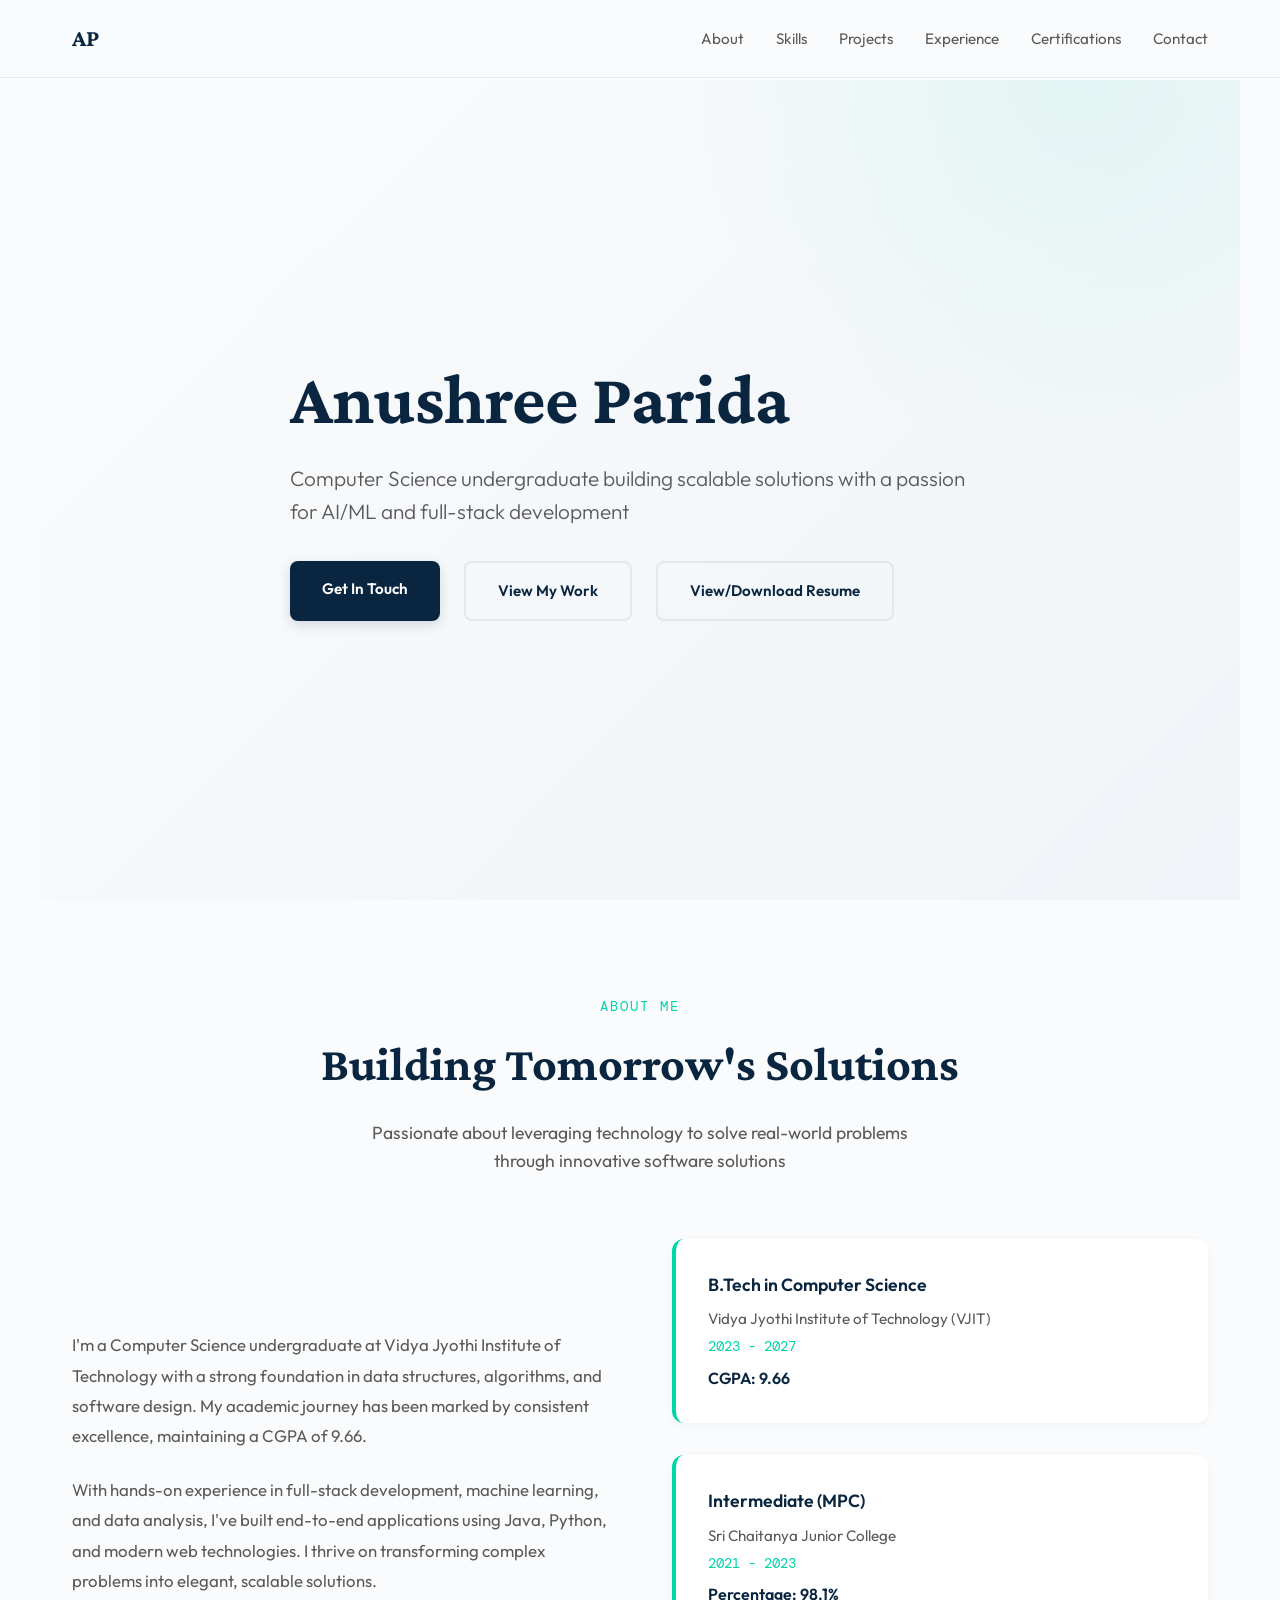
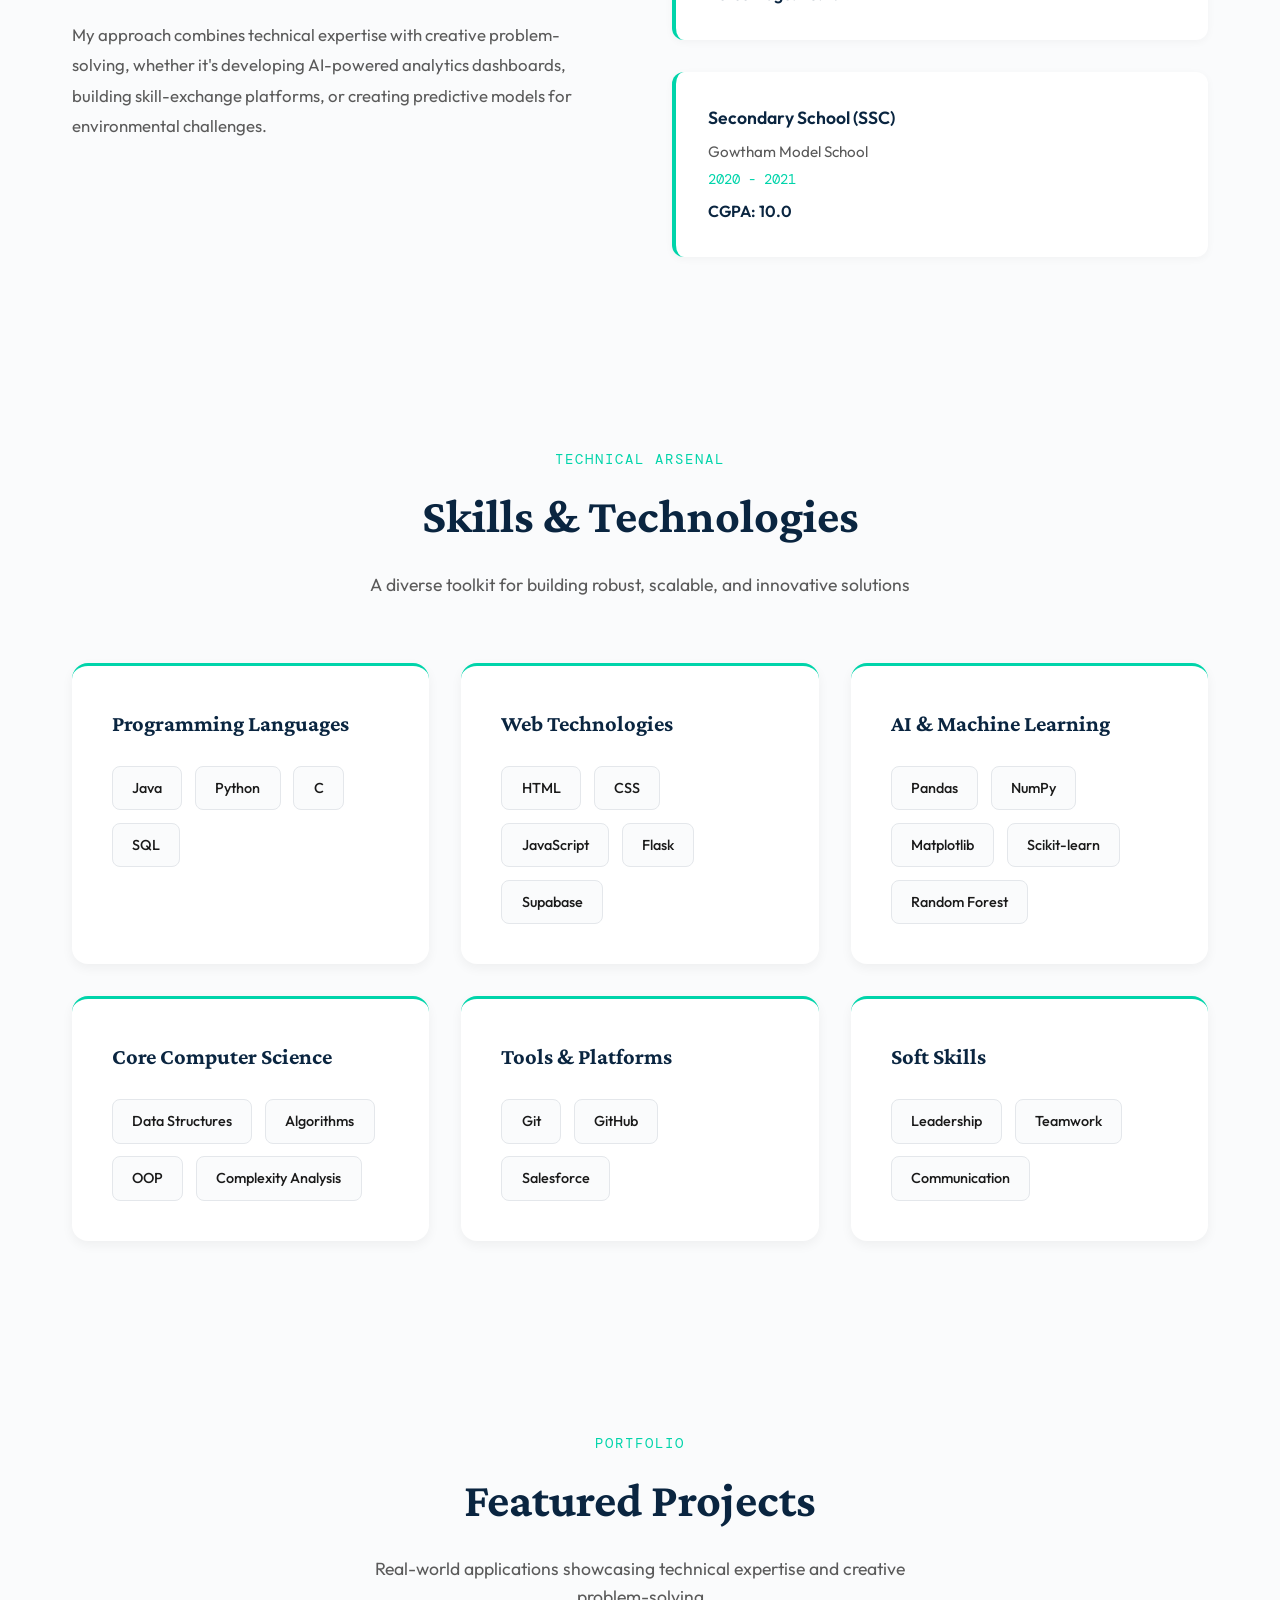
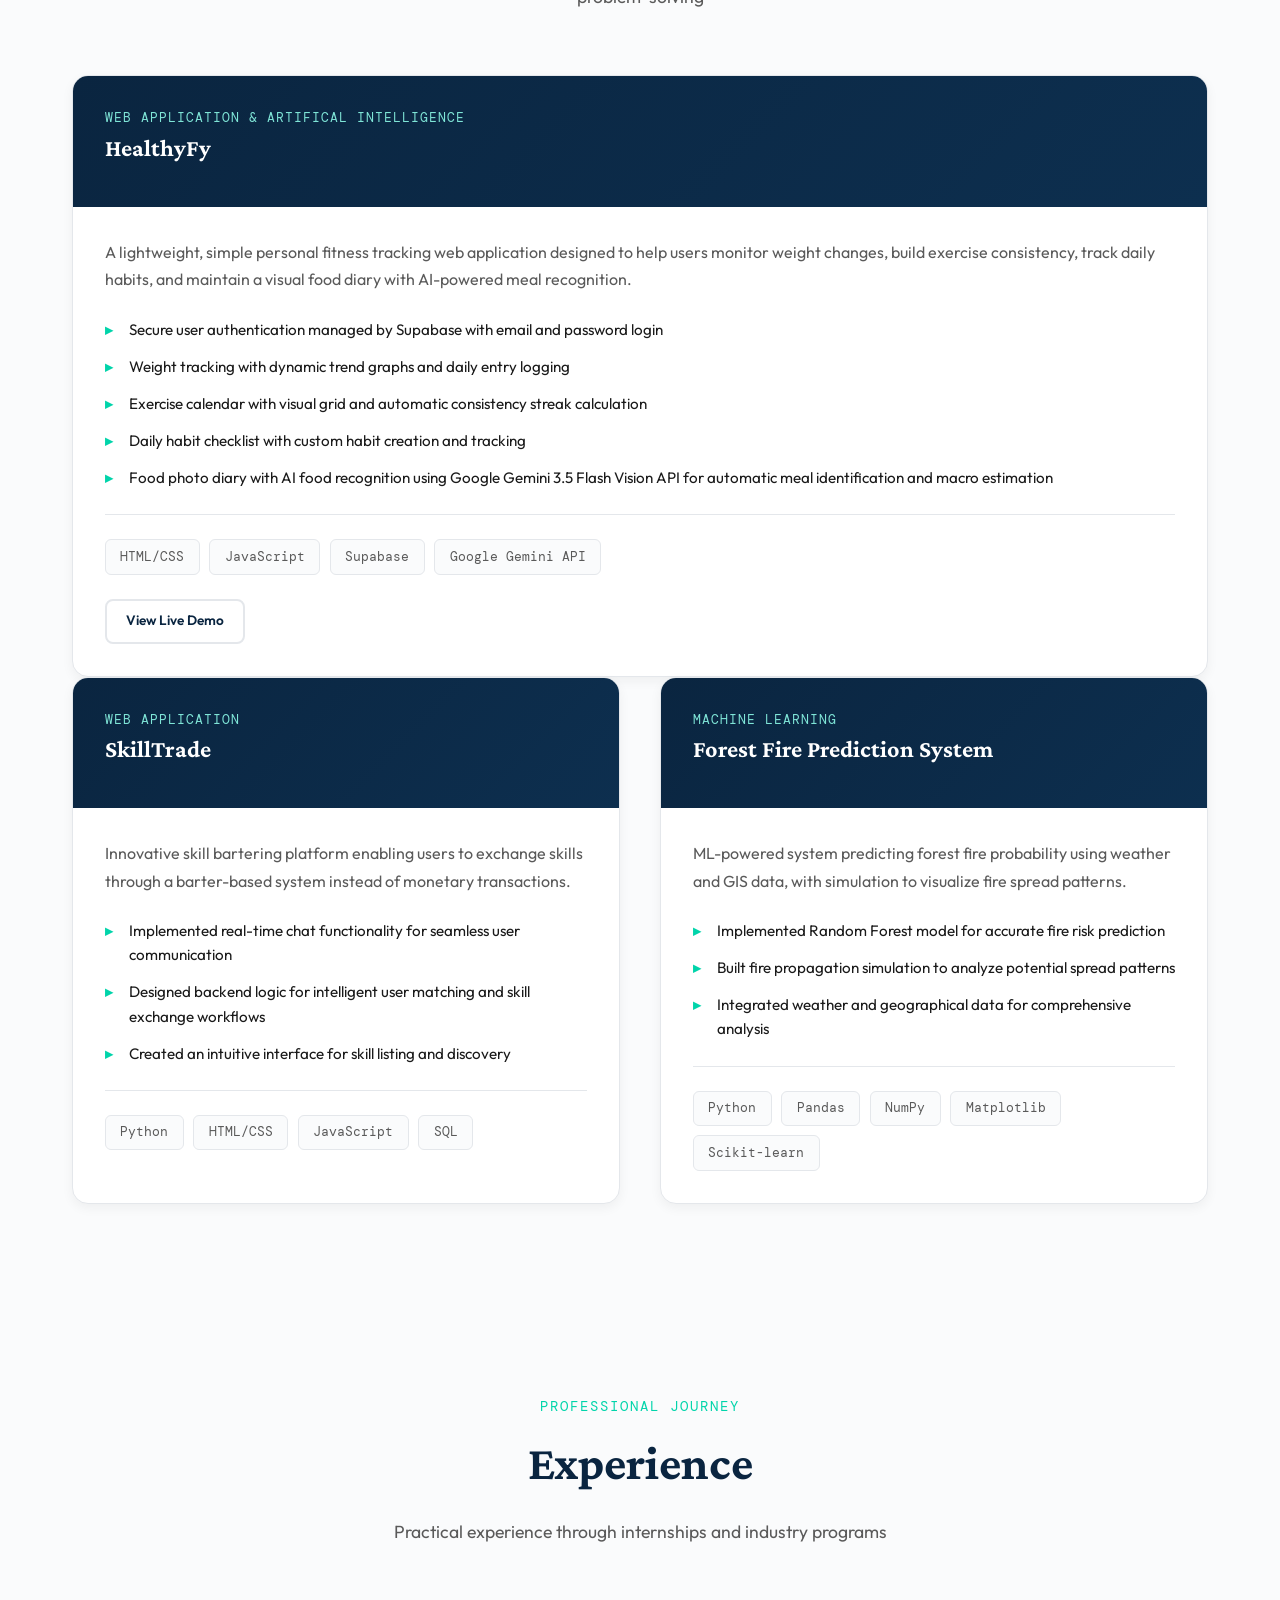
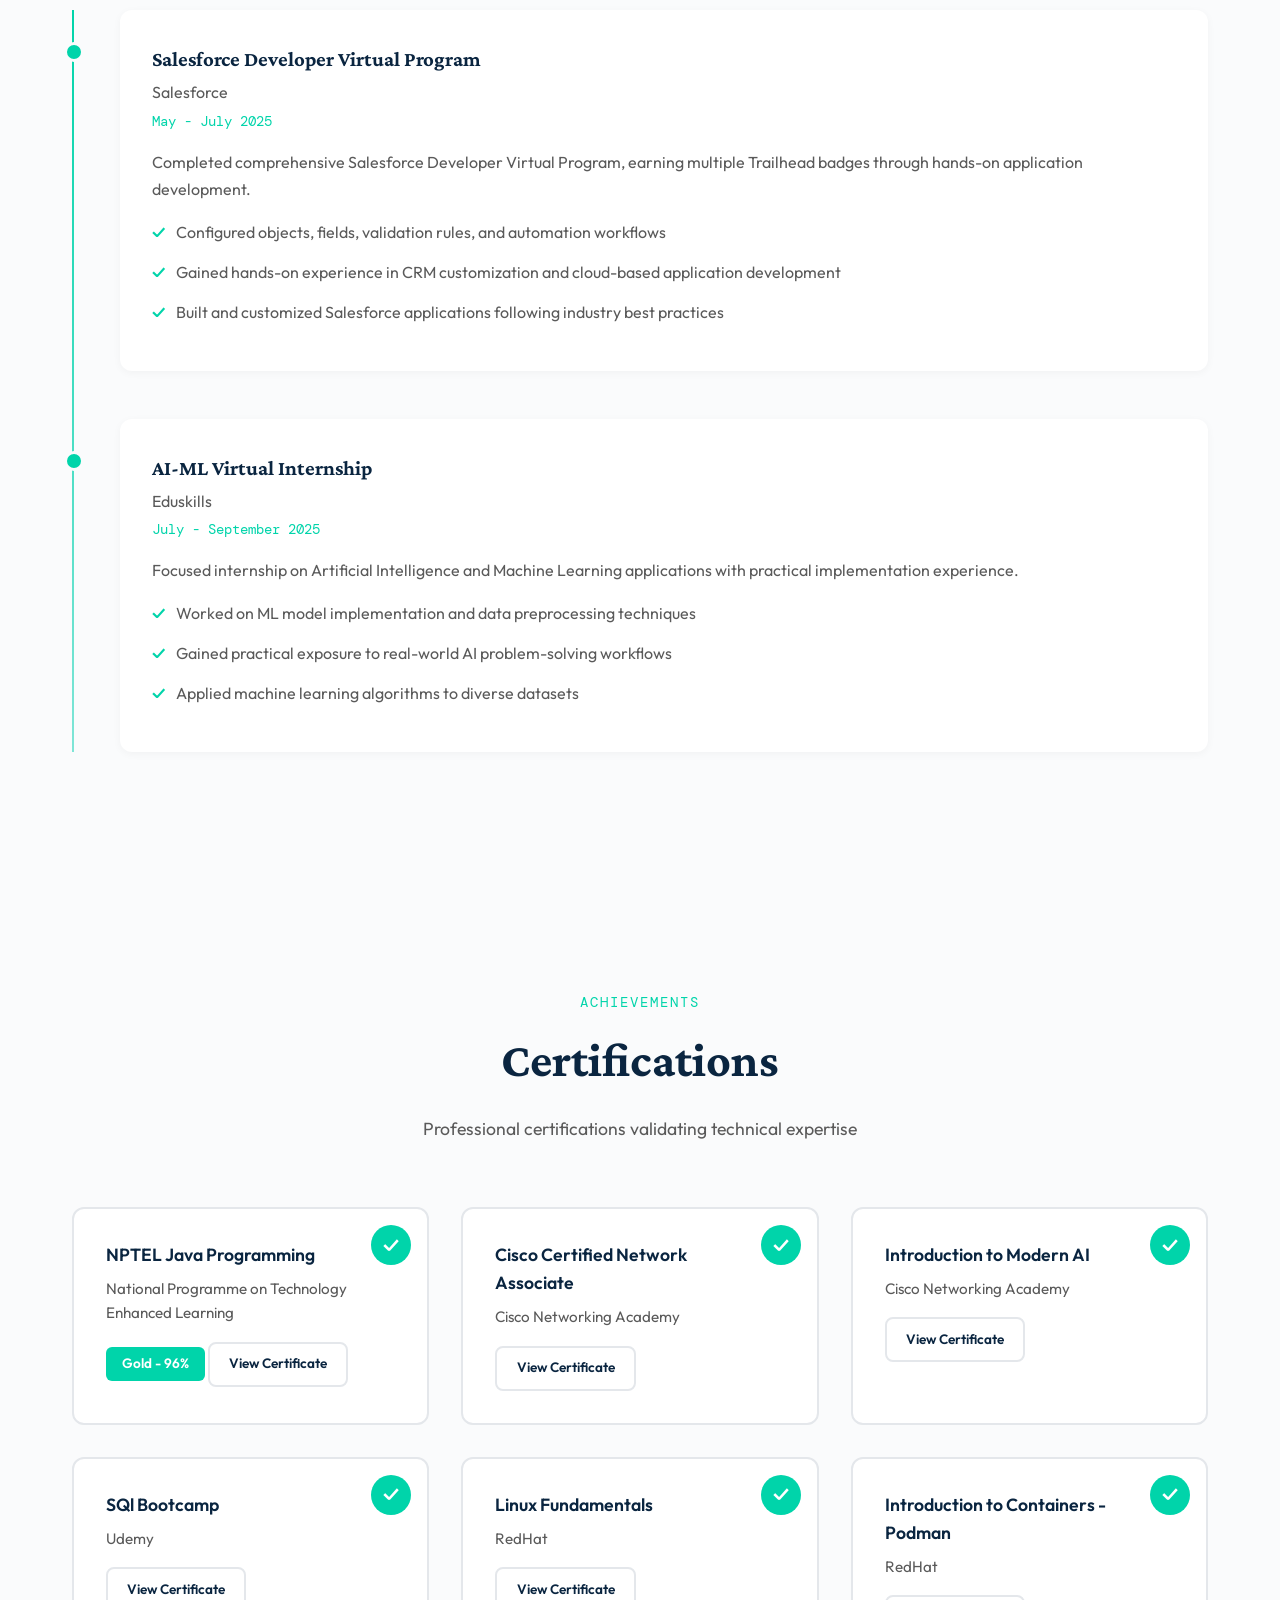
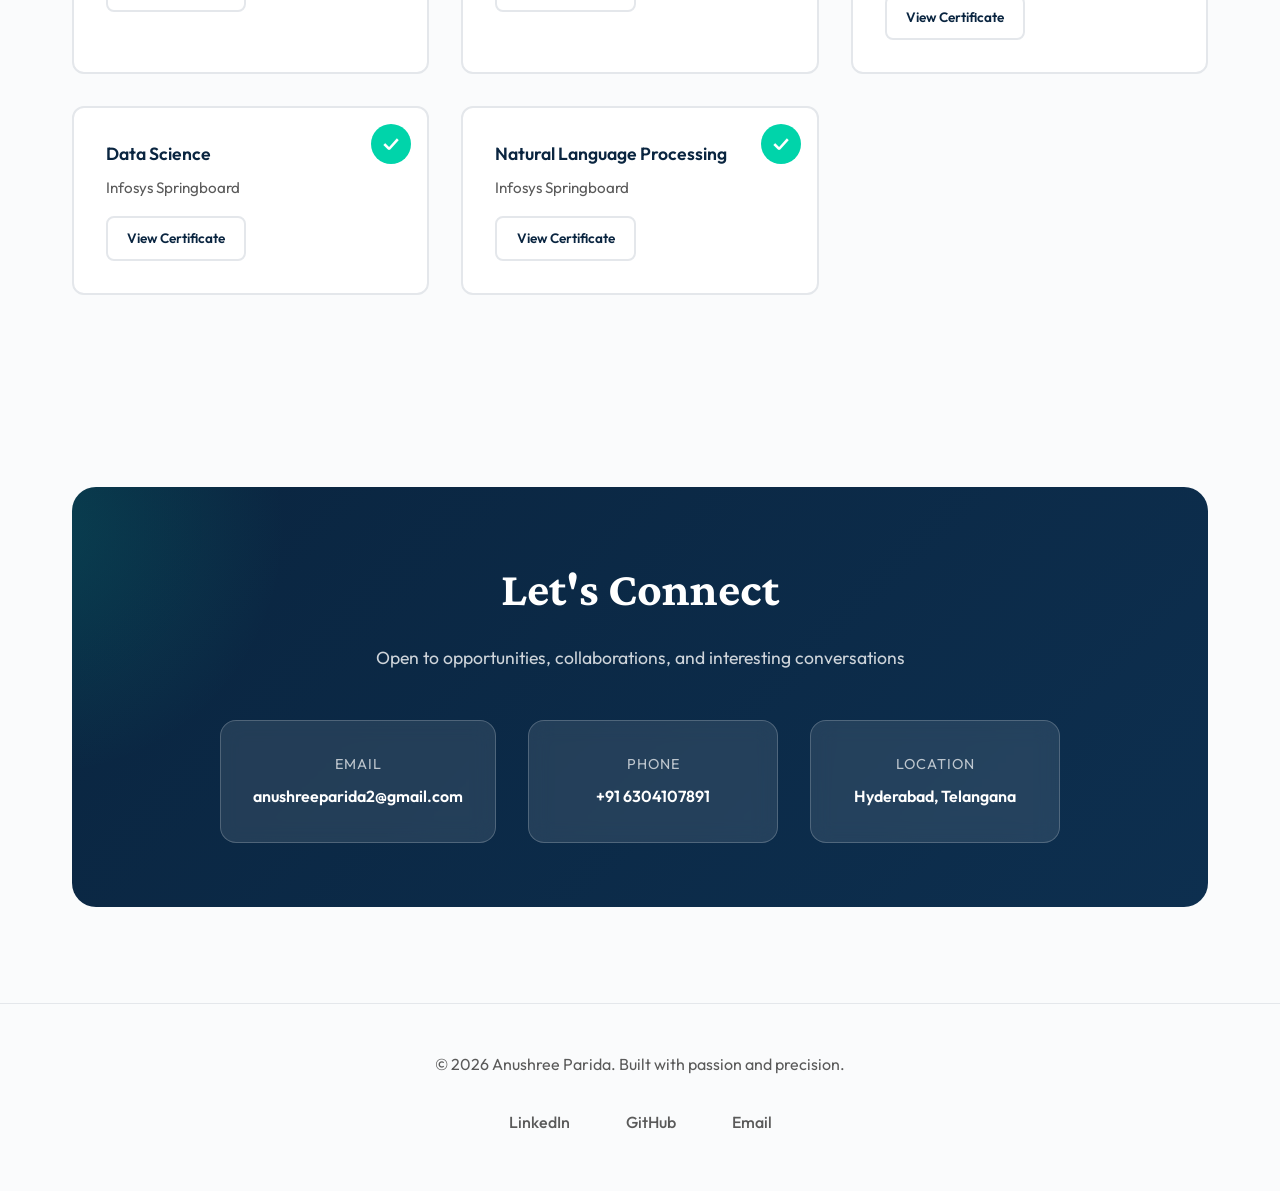
<file: index.html>
<!DOCTYPE html>
<html lang="en">
<head>
    <meta charset="UTF-8">
    <meta name="viewport" content="width=device-width, initial-scale=1.0">
    <title>Anushree Parida | Software Developer</title>
    <link rel="preconnect" href="https://fonts.googleapis.com">
    <link rel="preconnect" href="https://fonts.gstatic.com" crossorigin>
    <link href="https://fonts.googleapis.com/css2?family=Crimson+Pro:wght@400;600;700&family=DM+Mono:wght@400;500&family=Outfit:wght@300;400;600;700&display=swap" rel="stylesheet">
    <link rel="stylesheet" href="style.css">
</head>
<body>
    <!-- Navigation -->
    <nav>
        <div class="nav-container">
            <div class="logo">AP</div>
            <ul class="nav-links">
                <li><a href="#about">About</a></li>
                <li><a href="#skills">Skills</a></li>
                <li><a href="#projects">Projects</a></li>
                <li><a href="#experience">Experience</a></li>
                <li><a href="#certifications">Certifications</a></li>
                <li><a href="#contact">Contact</a></li>
            </ul>
        </div>
    </nav>

    <!-- Hero Section -->
    <section class="hero">
        <div class="hero-container">
            <div class="hero-content">
                <h1>Anushree Parida</h1>
                <p class="subtitle">Computer Science undergraduate building scalable solutions with a passion for AI/ML and full-stack development</p>

                <div class="cta-buttons">
                    <a href="#contact" class="btn btn-primary">Get In Touch</a>
                    <a href="#projects" class="btn btn-secondary">View My Work</a>
                    <a href="Hyderabad_Software_Resume.pdf" class="btn btn-secondary" target="_blank">View/Download Resume</a>
                </div>
            </div>
        </div>
    </section>

    <!-- About Section -->
    <section id="about">
        <div class="section-header">
            <div class="section-tag">About Me</div>
            <h2 class="section-title">Building Tomorrow's Solutions</h2>
            <p class="section-description">Passionate about leveraging technology to solve real-world problems through innovative software solutions</p>
        </div>

        <div class="about-content">
            <div class="about-text">
                <p>I'm a Computer Science undergraduate at Vidya Jyothi Institute of Technology with a strong foundation in data structures, algorithms, and software design. My academic journey has been marked by consistent excellence, maintaining a CGPA of 9.66.</p>
                
                <p>With hands-on experience in full-stack development, machine learning, and data analysis, I've built end-to-end applications using Java, Python, and modern web technologies. I thrive on transforming complex problems into elegant, scalable solutions.</p>
                
                <p>My approach combines technical expertise with creative problem-solving, whether it's developing AI-powered analytics dashboards, building skill-exchange platforms, or creating predictive models for environmental challenges.</p>
            </div>

            <div class="education-list">
                <div class="education-item">
                    <div class="education-degree">B.Tech in Computer Science</div>
                    <div class="education-school">Vidya Jyothi Institute of Technology (VJIT)</div>
                    <div class="education-year">2023 - 2027</div>
                    <div class="education-score">CGPA: 9.66</div>
                </div>

                <div class="education-item">
                    <div class="education-degree">Intermediate (MPC)</div>
                    <div class="education-school">Sri Chaitanya Junior College</div>
                    <div class="education-year">2021 - 2023</div>
                    <div class="education-score">Percentage: 98.1%</div>
                </div>

                <div class="education-item">
                    <div class="education-degree">Secondary School (SSC)</div>
                    <div class="education-school">Gowtham Model School</div>
                    <div class="education-year">2020 - 2021</div>
                    <div class="education-score">CGPA: 10.0</div>
                </div>
            </div>
        </div>
    </section>

    <!-- Skills Section -->
    <section id="skills">
        <div class="section-header">
            <div class="section-tag">Technical Arsenal</div>
            <h2 class="section-title">Skills & Technologies</h2>
            <p class="section-description">A diverse toolkit for building robust, scalable, and innovative solutions</p>
        </div>

        <div class="skills-grid">
            <div class="skill-category">
                <h3>Programming Languages</h3>
                <div class="skill-tags">
                    <span class="skill-tag">Java</span>
                    <span class="skill-tag">Python</span>
                    <span class="skill-tag">C</span>
                    <span class="skill-tag">SQL</span>
                </div>
            </div>

            <div class="skill-category">
                <h3>Web Technologies</h3>
                <div class="skill-tags">
                    <span class="skill-tag">HTML</span>
                    <span class="skill-tag">CSS</span>
                    <span class="skill-tag">JavaScript</span>
                    <span class="skill-tag">Flask</span>
                    <span class="skill-tag">Supabase</span>
                </div>
            </div>

            <div class="skill-category">
                <h3>AI & Machine Learning</h3>
                <div class="skill-tags">
                    <span class="skill-tag">Pandas</span>
                    <span class="skill-tag">NumPy</span>
                    <span class="skill-tag">Matplotlib</span>
                    <span class="skill-tag">Scikit-learn</span>
                    <span class="skill-tag">Random Forest</span>
                </div>
            </div>

            <div class="skill-category">
                <h3>Core Computer Science</h3>
                <div class="skill-tags">
                    <span class="skill-tag">Data Structures</span>
                    <span class="skill-tag">Algorithms</span>
                    <span class="skill-tag">OOP</span>
                    <span class="skill-tag">Complexity Analysis</span>
                </div>
            </div>

            <div class="skill-category">
                <h3>Tools & Platforms</h3>
                <div class="skill-tags">
                    <span class="skill-tag">Git</span>
                    <span class="skill-tag">GitHub</span>
                    <span class="skill-tag">Salesforce</span>
                </div>
            </div>

            <div class="skill-category">
                <h3>Soft Skills</h3>
                <div class="skill-tags">
                    <span class="skill-tag">Leadership</span>
                    <span class="skill-tag">Teamwork</span>
                    <span class="skill-tag">Communication</span>
                </div>
            </div>
        </div>
    </section>

    <!-- Projects Section -->
    <section id="projects">
        <div class="section-header">
            <div class="section-tag">Portfolio</div>
            <h2 class="section-title">Featured Projects</h2>
            <p class="section-description">Real-world applications showcasing technical expertise and creative problem-solving</p>
        </div>

        <div class="project-card">
                <div class="project-header">
                    <div class="project-type">Web Application & Artifical Intelligence </div>
                    <h3 class="project-title">HealthyFy</h3>
                </div>
                <div class="project-body">
                    <p class="project-description">A lightweight, simple personal fitness tracking web application designed to help users monitor weight changes, build exercise consistency, track daily habits, and maintain a visual food diary with AI-powered meal recognition.</p>
                    <ul class="project-highlights">
                        <li>Secure user authentication managed by Supabase with email and password login</li>
                        <li>Weight tracking with dynamic trend graphs and daily entry logging</li>
                        <li>Exercise calendar with visual grid and automatic consistency streak calculation</li>
                        <li>Daily habit checklist with custom habit creation and tracking</li>
                        <li>Food photo diary with AI food recognition using Google Gemini 3.5 Flash Vision API for automatic meal identification and macro estimation</li>
                    </ul>
                    <div class="project-tech">
                        <span class="tech-badge">HTML/CSS</span>
                        <span class="tech-badge">JavaScript</span>
                        <span class="tech-badge">Supabase</span>
                        <span class="tech-badge">Google Gemini API</span>
                    </div>
                    <a href="https://anushreeparida1.github.io/Healthyfy/login.html" target="_blank" class="btn btn-secondary" style="margin-top: 1.5rem; display: inline-block; padding: 0.6rem 1.2rem; font-size: 0.85rem;">View Live Demo</a>
                </div>
            </div>

        <div class="projects-grid">
            <div class="project-card">
                <div class="project-header">
                    <div class="project-type">Web Application</div>
                    <h3 class="project-title">SkillTrade</h3>
                </div>
                <div class="project-body">
                    <p class="project-description">Innovative skill bartering platform enabling users to exchange skills through a barter-based system instead of monetary transactions.</p>
                    <ul class="project-highlights">
                        <li>Implemented real-time chat functionality for seamless user communication</li>
                        <li>Designed backend logic for intelligent user matching and skill exchange workflows</li>
                        <li>Created an intuitive interface for skill listing and discovery</li>
                    </ul>
                    <div class="project-tech">
                        <span class="tech-badge">Python</span>
                        <span class="tech-badge">HTML/CSS</span>
                        <span class="tech-badge">JavaScript</span>
                        <span class="tech-badge">SQL</span>
                    </div>
                </div>
            </div>

            <div class="project-card">
                <div class="project-header">
                    <div class="project-type">Machine Learning</div>
                    <h3 class="project-title">Forest Fire Prediction System</h3>
                </div>
                <div class="project-body">
                    <p class="project-description">ML-powered system predicting forest fire probability using weather and GIS data, with simulation to visualize fire spread patterns.</p>
                    <ul class="project-highlights">
                        <li>Implemented Random Forest model for accurate fire risk prediction</li>
                        <li>Built fire propagation simulation to analyze potential spread patterns</li>
                        <li>Integrated weather and geographical data for comprehensive analysis</li>
                    </ul>
                    <div class="project-tech">
                        <span class="tech-badge">Python</span>
                        <span class="tech-badge">Pandas</span>
                        <span class="tech-badge">NumPy</span>
                        <span class="tech-badge">Matplotlib</span>
                        <span class="tech-badge">Scikit-learn</span>
                    </div>
                </div>
            </div>

        </div>
    </section>

    <!-- Experience Section -->
    <section id="experience">
        <div class="section-header">
            <div class="section-tag">Professional Journey</div>
            <h2 class="section-title">Experience</h2>
            <p class="section-description">Practical experience through internships and industry programs</p>
        </div>

        <div class="experience-timeline">
            <div class="experience-item">
                <div class="experience-header">
                    <div class="experience-role">Salesforce Developer Virtual Program</div>
                    <div class="experience-company">Salesforce</div>
                    <div class="experience-period">May - July 2025</div>
                </div>
                <div class="experience-description">
                    Completed comprehensive Salesforce Developer Virtual Program, earning multiple Trailhead badges through hands-on application development.
                    <ul>
                        <li>Configured objects, fields, validation rules, and automation workflows</li>
                        <li>Gained hands-on experience in CRM customization and cloud-based application development</li>
                        <li>Built and customized Salesforce applications following industry best practices</li>
                    </ul>
                </div>
            </div>

            <div class="experience-item">
                <div class="experience-header">
                    <div class="experience-role">AI-ML Virtual Internship</div>
                    <div class="experience-company">Eduskills</div>
                    <div class="experience-period">July - September 2025</div>
                </div>
                <div class="experience-description">
                    Focused internship on Artificial Intelligence and Machine Learning applications with practical implementation experience.
                    <ul>
                        <li>Worked on ML model implementation and data preprocessing techniques</li>
                        <li>Gained practical exposure to real-world AI problem-solving workflows</li>
                        <li>Applied machine learning algorithms to diverse datasets</li>
                    </ul>
                </div>
            </div>
        </div>
    </section>

    <!-- Certifications Section -->
    <section id="certifications">
        <div class="section-header">
            <div class="section-tag">Achievements</div>
            <h2 class="section-title">Certifications</h2>
            <p class="section-description">Professional certifications validating technical expertise</p>
        </div>

        <div class="certifications-grid">
            <div class="cert-card">
                <div class="cert-title">NPTEL Java Programming</div>
                <div class="cert-issuer">National Programme on Technology Enhanced Learning</div>
                <span class="cert-badge">Gold - 96%</span>
                <a href="Certificates/NPTEL_Programming_In_Java.pdf" class="btn btn-secondary" target="_blank" style="margin-top: 1rem; display: inline-block; padding: 0.6rem 1.2rem; font-size: 0.85rem;">View Certificate</a>
            </div>

            <div class="cert-card">
                <div class="cert-title">Cisco Certified Network Associate</div>
                <div class="cert-issuer">Cisco Networking Academy</div>
                <a href="Certificates/CCNA_Cisco.pdf" class="btn btn-secondary" target="_blank" style="margin-top: 1rem; display: inline-block; padding: 0.6rem 1.2rem; font-size: 0.85rem;">View Certificate</a>
            </div>

            <div class="cert-card">
                <div class="cert-title">Introduction to Modern AI</div>
                <div class="cert-issuer">Cisco Networking Academy</div>
                <a href="Certificates/cisco_introduction_to_modern_ai.pdf" class="btn btn-secondary" target="_blank" style="margin-top: 1rem; display: inline-block; padding: 0.6rem 1.2rem; font-size: 0.85rem;">View Certificate</a>
            </div>

            <div class="cert-card">
                <div class="cert-title">SQl Bootcamp</div>
                <div class="cert-issuer">Udemy</div>
                <a href="Certificates/SQL_Bootcamp.pdf" class="btn btn-secondary" target="_blank" style="margin-top: 1rem; display: inline-block; padding: 0.6rem 1.2rem; font-size: 0.85rem;">View Certificate</a>
            </div>

            <div class="cert-card">
                <div class="cert-title">Linux Fundamentals</div>
                <div class="cert-issuer">RedHat</div>
                <a href="Certificates/Linux_Fundamentals_RedHat.pdf" class="btn btn-secondary" target="_blank" style="margin-top: 1rem; display: inline-block; padding: 0.6rem 1.2rem; font-size: 0.85rem;">View Certificate</a>
            </div>

            <div class="cert-card">
                <div class="cert-title">Introduction to Containers - Podman</div>
                <div class="cert-issuer">RedHat</div>
                <a href="Certificates/Intoduction_to_Containers_Podman_RedHat.pdf" class="btn btn-secondary" target="_blank" style="margin-top: 1rem; display: inline-block; padding: 0.6rem 1.2rem; font-size: 0.85rem;">View Certificate</a>
            </div>

            <div class="cert-card">
                <div class="cert-title">Data Science</div>
                <div class="cert-issuer">Infosys Springboard</div>
                <a href="Certificates/springboard_infosys_DataScience.pdf" class="btn btn-secondary" target="_blank" style="margin-top: 1rem; display: inline-block; padding: 0.6rem 1.2rem; font-size: 0.85rem;">View Certificate</a>
            </div>

            <div class="cert-card"> 
                <div class="cert-title">Natural Language Processing</div>
                <div class="cert-issuer">Infosys Springboard</div>
                <a href="Certificates/Natural Language Processing(NLP).pdf" class="btn btn-secondary" target="_blank" style="margin-top: 1rem; display: inline-block; padding: 0.6rem 1.2rem; font-size: 0.85rem;">View Certificate</a>
            </div>
        </div>
    </section>

    <!-- Contact Section -->
    <section id="contact">
        <div class="contact-section">
            <h2 class="section-title">Let's Connect</h2>
            <p class="section-description">Open to opportunities, collaborations, and interesting conversations</p>

            <div class="contact-methods">
                <div class="contact-card">
                    <div class="contact-label">Email</div>
                    <div class="contact-value">
                        <a href="mailto:anushreeparida2@gmail.com">anushreeparida2@gmail.com</a>
                    </div>
                </div>

                <div class="contact-card">
                    <div class="contact-label">Phone</div>
                    <div class="contact-value">
                        <a href="tel:+916304107891">+91 6304107891</a>
                    </div>
                </div>

                <div class="contact-card">
                    <div class="contact-label">Location</div>
                    <div class="contact-value">Hyderabad, Telangana</div>
                </div>
            </div>
        </div>
    </section>

    <!-- Footer -->
    <footer>
        <p>© 2026 Anushree Parida. Built with passion and precision.</p>
        <div class="social-links">
            <a href="https://linkedin.com/in/anushreeparida" target="_blank">LinkedIn</a>
            <a href="https://github.com/AnushreeParida1" target="_blank">GitHub</a>
            <a href="mailto:anushreeparida2@gmail.com">Email</a>
        </div>
    </footer>
</body>
</html>
</file>
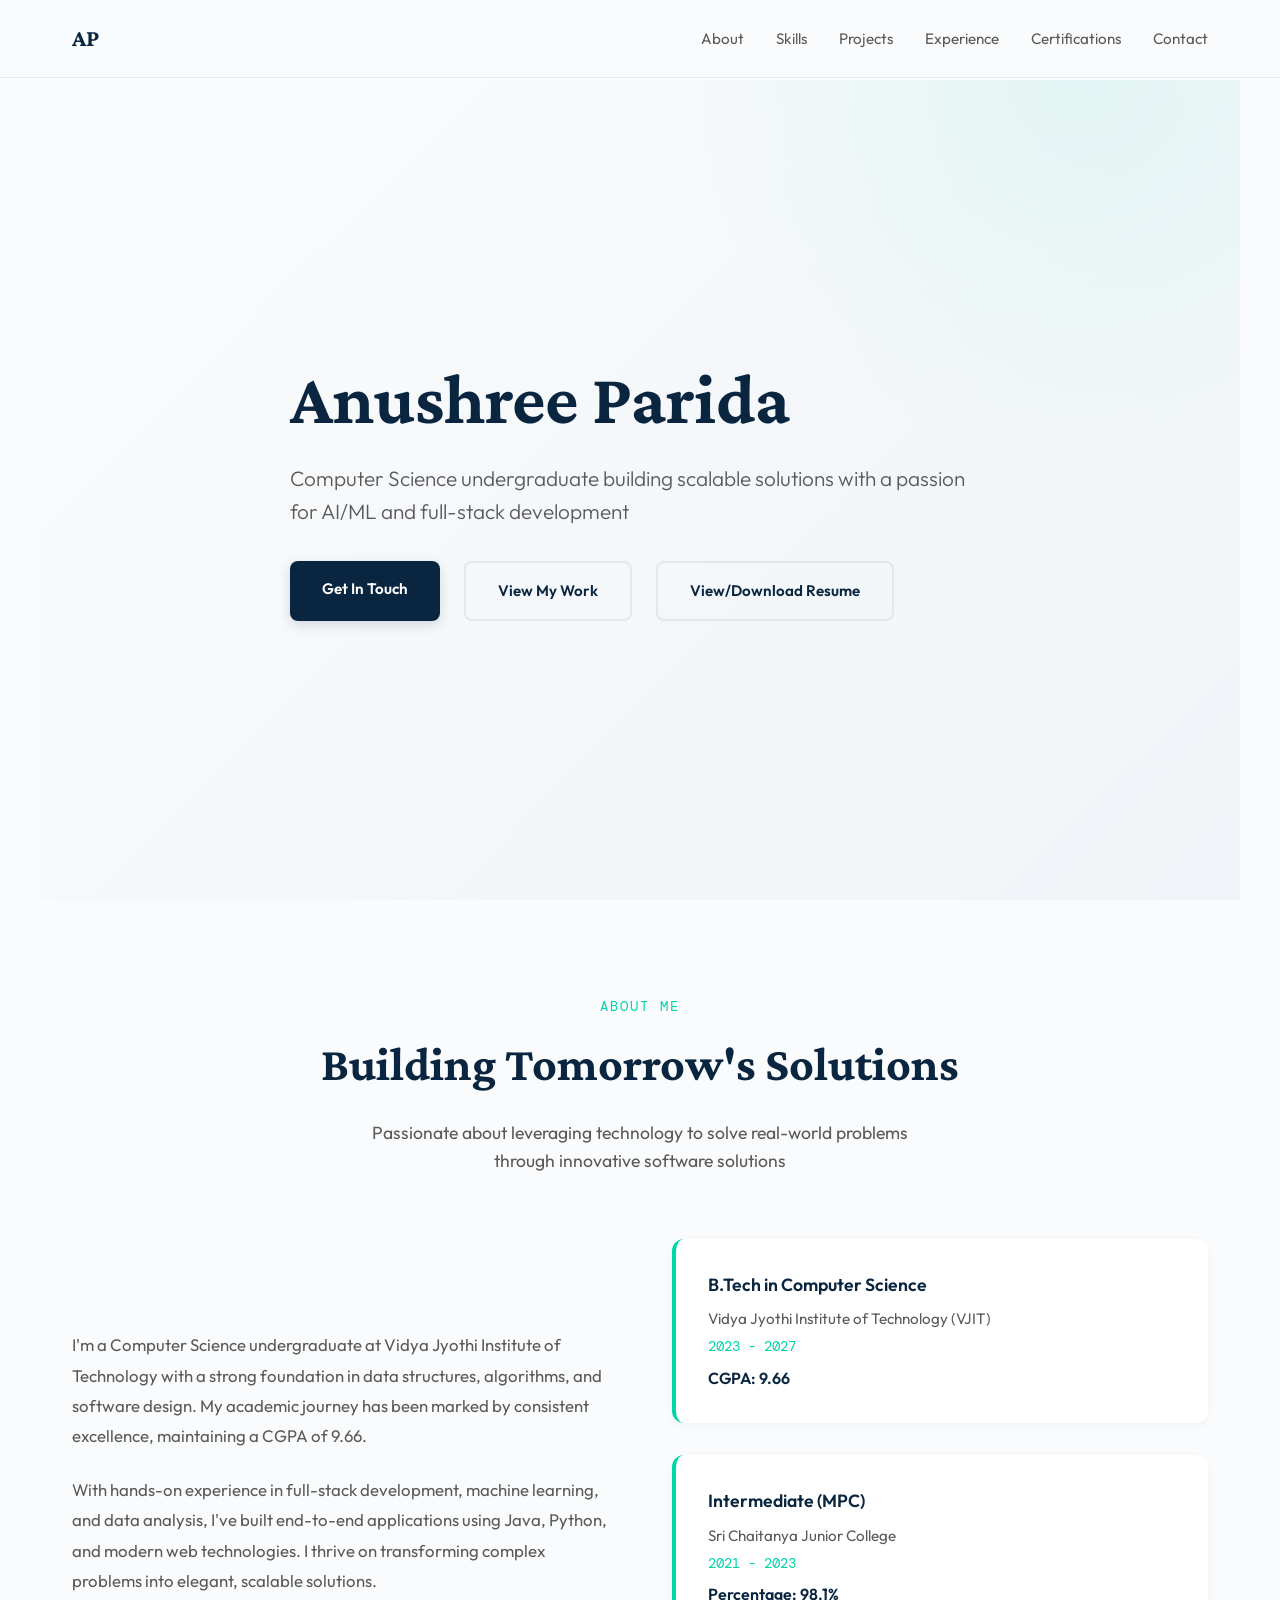
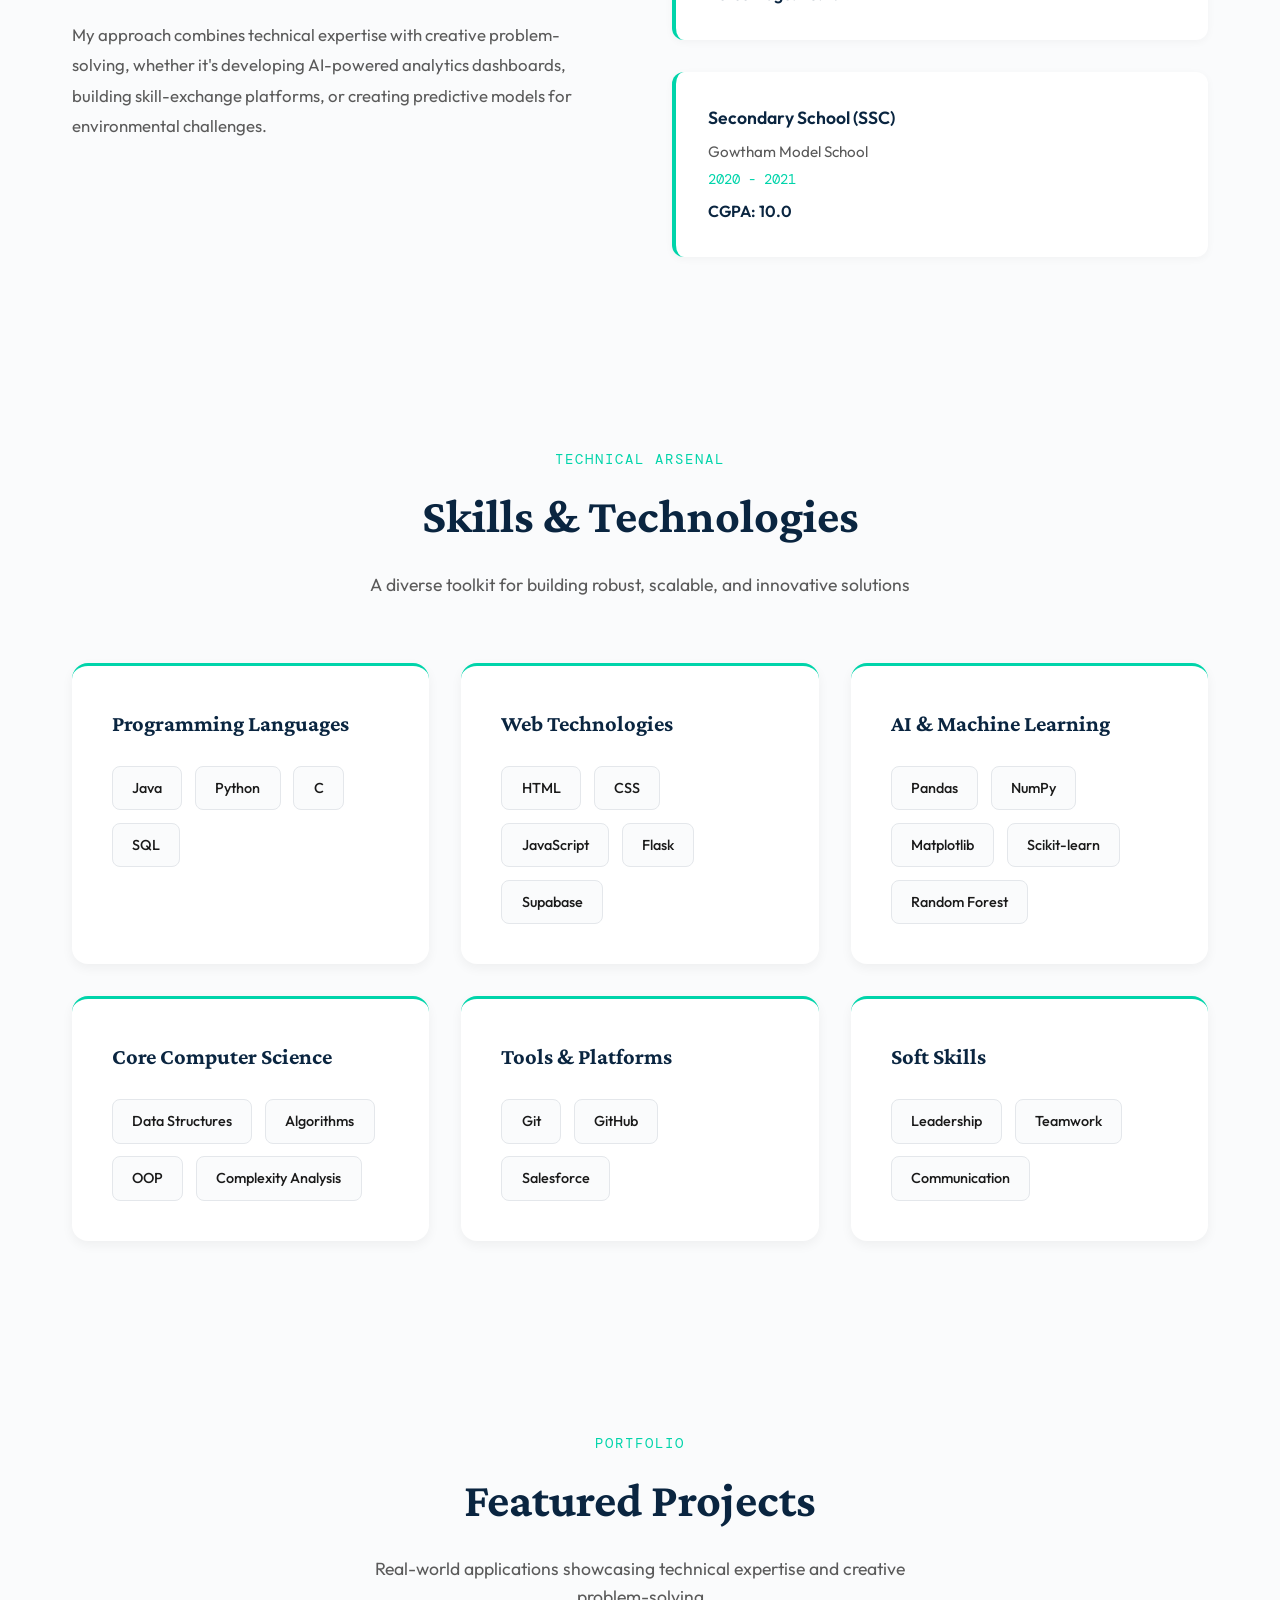
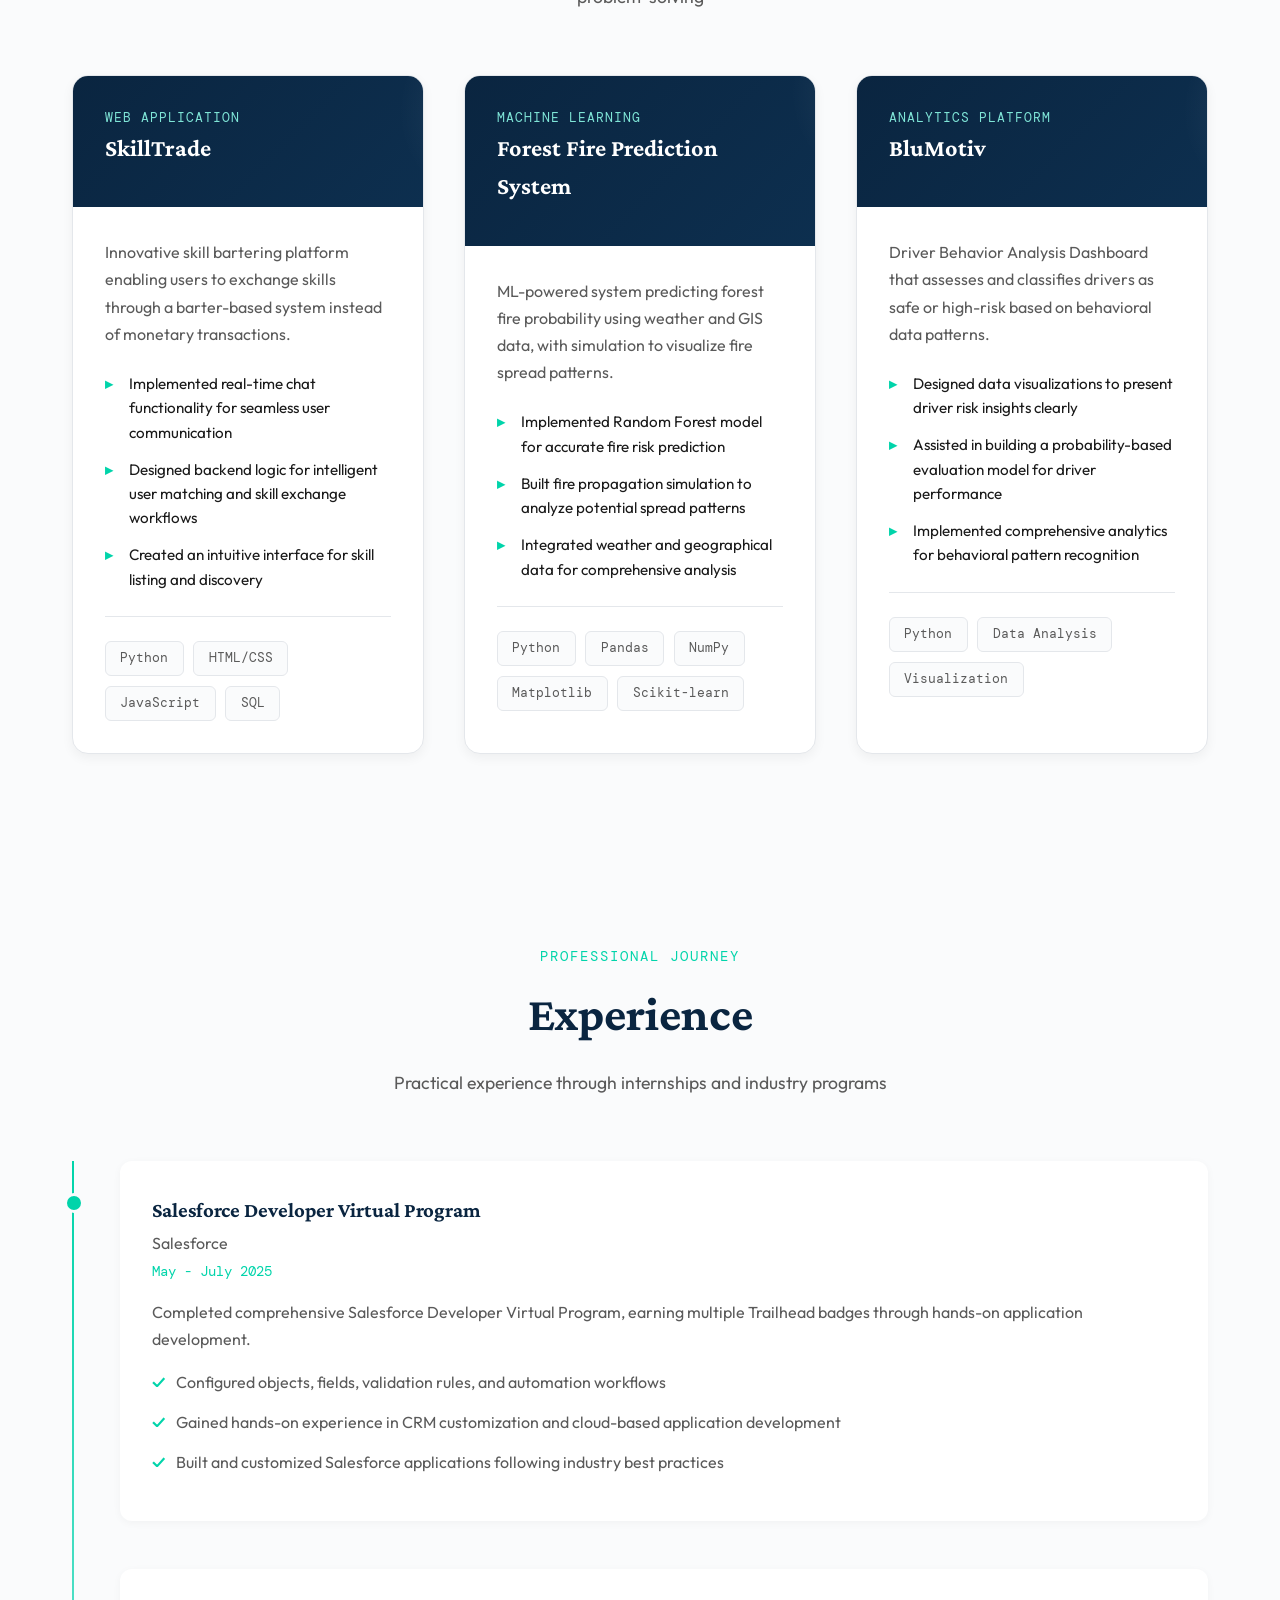
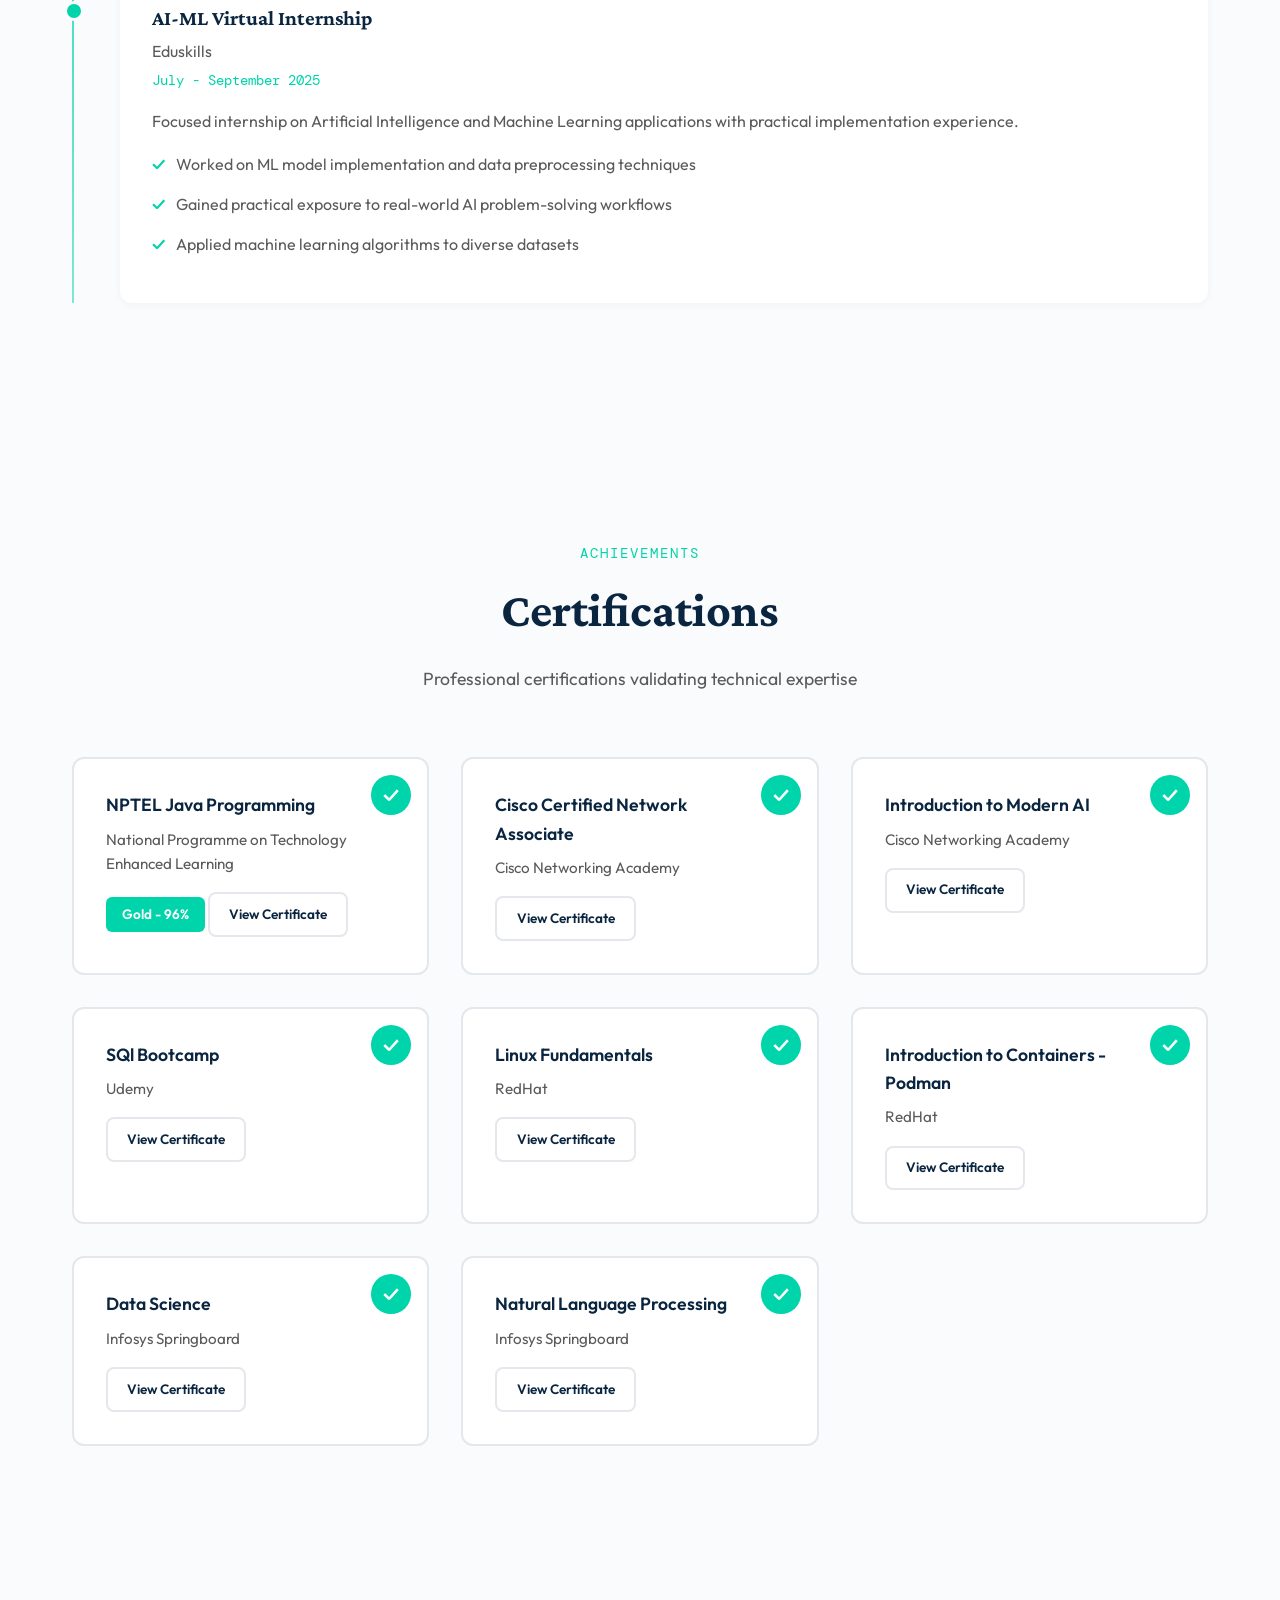
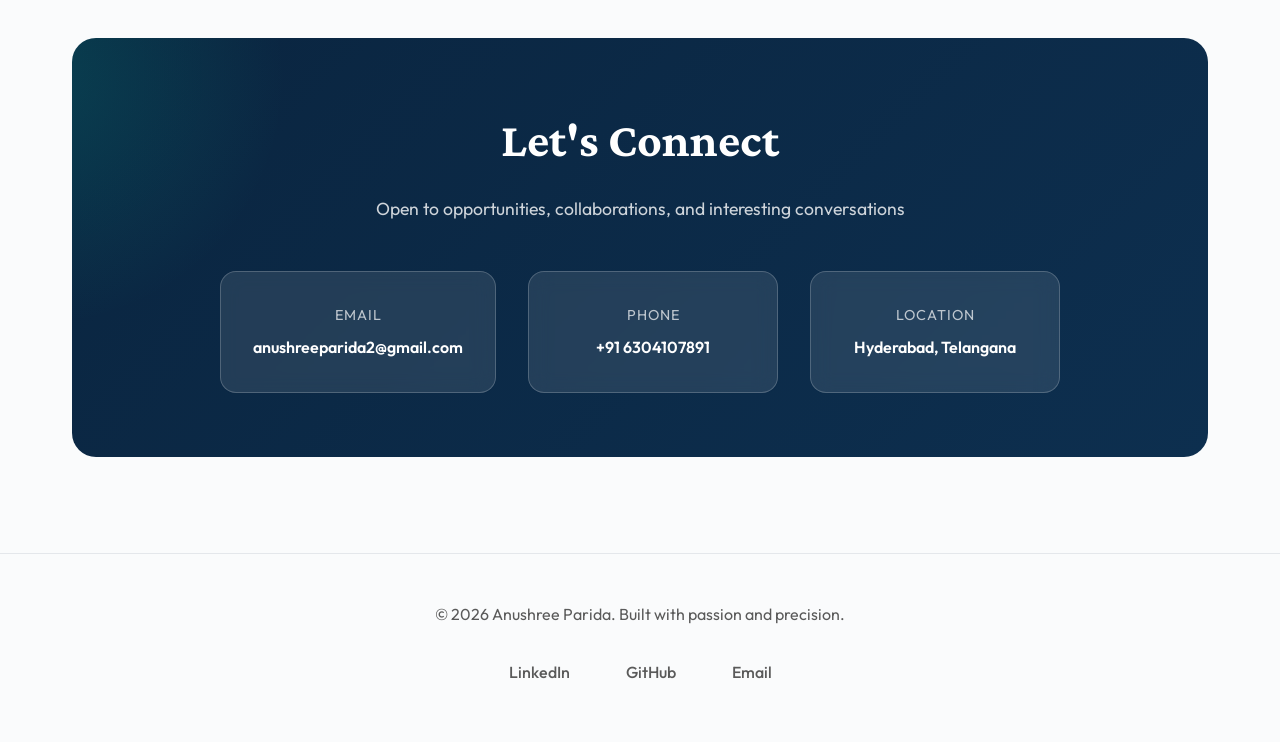
<file: portfolio.html>
<!DOCTYPE html>
<html lang="en">
<head>
    <meta charset="UTF-8">
    <meta name="viewport" content="width=device-width, initial-scale=1.0">
    <title>Anushree Parida | Software Developer</title>
    <link rel="preconnect" href="https://fonts.googleapis.com">
    <link rel="preconnect" href="https://fonts.gstatic.com" crossorigin>
    <link href="https://fonts.googleapis.com/css2?family=Crimson+Pro:wght@400;600;700&family=DM+Mono:wght@400;500&family=Outfit:wght@300;400;600;700&display=swap" rel="stylesheet">
    <link rel="stylesheet" href="style.css">
</head>
<body>
    <!-- Navigation -->
    <nav>
        <div class="nav-container">
            <div class="logo">AP</div>
            <ul class="nav-links">
                <li><a href="#about">About</a></li>
                <li><a href="#skills">Skills</a></li>
                <li><a href="#projects">Projects</a></li>
                <li><a href="#experience">Experience</a></li>
                <li><a href="#certifications">Certifications</a></li>
                <li><a href="#contact">Contact</a></li>
            </ul>
        </div>
    </nav>

    <!-- Hero Section -->
    <section class="hero">
        <div class="hero-container">
            <div class="hero-content">
                <h1>Anushree Parida</h1>
                <p class="subtitle">Computer Science undergraduate building scalable solutions with a passion for AI/ML and full-stack development</p>

                <div class="cta-buttons">
                    <a href="#contact" class="btn btn-primary">Get In Touch</a>
                    <a href="#projects" class="btn btn-secondary">View My Work</a>
                    <a href="Hyderabad_Software_Resume.pdf" class="btn btn-secondary" target="_blank">View/Download Resume</a>
                </div>
            </div>
        </div>
    </section>

    <!-- About Section -->
    <section id="about">
        <div class="section-header">
            <div class="section-tag">About Me</div>
            <h2 class="section-title">Building Tomorrow's Solutions</h2>
            <p class="section-description">Passionate about leveraging technology to solve real-world problems through innovative software solutions</p>
        </div>

        <div class="about-content">
            <div class="about-text">
                <p>I'm a Computer Science undergraduate at Vidya Jyothi Institute of Technology with a strong foundation in data structures, algorithms, and software design. My academic journey has been marked by consistent excellence, maintaining a CGPA of 9.66.</p>
                
                <p>With hands-on experience in full-stack development, machine learning, and data analysis, I've built end-to-end applications using Java, Python, and modern web technologies. I thrive on transforming complex problems into elegant, scalable solutions.</p>
                
                <p>My approach combines technical expertise with creative problem-solving, whether it's developing AI-powered analytics dashboards, building skill-exchange platforms, or creating predictive models for environmental challenges.</p>
            </div>

            <div class="education-list">
                <div class="education-item">
                    <div class="education-degree">B.Tech in Computer Science</div>
                    <div class="education-school">Vidya Jyothi Institute of Technology (VJIT)</div>
                    <div class="education-year">2023 - 2027</div>
                    <div class="education-score">CGPA: 9.66</div>
                </div>

                <div class="education-item">
                    <div class="education-degree">Intermediate (MPC)</div>
                    <div class="education-school">Sri Chaitanya Junior College</div>
                    <div class="education-year">2021 - 2023</div>
                    <div class="education-score">Percentage: 98.1%</div>
                </div>

                <div class="education-item">
                    <div class="education-degree">Secondary School (SSC)</div>
                    <div class="education-school">Gowtham Model School</div>
                    <div class="education-year">2020 - 2021</div>
                    <div class="education-score">CGPA: 10.0</div>
                </div>
            </div>
        </div>
    </section>

    <!-- Skills Section -->
    <section id="skills">
        <div class="section-header">
            <div class="section-tag">Technical Arsenal</div>
            <h2 class="section-title">Skills & Technologies</h2>
            <p class="section-description">A diverse toolkit for building robust, scalable, and innovative solutions</p>
        </div>

        <div class="skills-grid">
            <div class="skill-category">
                <h3>Programming Languages</h3>
                <div class="skill-tags">
                    <span class="skill-tag">Java</span>
                    <span class="skill-tag">Python</span>
                    <span class="skill-tag">C</span>
                    <span class="skill-tag">SQL</span>
                </div>
            </div>

            <div class="skill-category">
                <h3>Web Technologies</h3>
                <div class="skill-tags">
                    <span class="skill-tag">HTML</span>
                    <span class="skill-tag">CSS</span>
                    <span class="skill-tag">JavaScript</span>
                    <span class="skill-tag">Flask</span>
                    <span class="skill-tag">Supabase</span>
                </div>
            </div>

            <div class="skill-category">
                <h3>AI & Machine Learning</h3>
                <div class="skill-tags">
                    <span class="skill-tag">Pandas</span>
                    <span class="skill-tag">NumPy</span>
                    <span class="skill-tag">Matplotlib</span>
                    <span class="skill-tag">Scikit-learn</span>
                    <span class="skill-tag">Random Forest</span>
                </div>
            </div>

            <div class="skill-category">
                <h3>Core Computer Science</h3>
                <div class="skill-tags">
                    <span class="skill-tag">Data Structures</span>
                    <span class="skill-tag">Algorithms</span>
                    <span class="skill-tag">OOP</span>
                    <span class="skill-tag">Complexity Analysis</span>
                </div>
            </div>

            <div class="skill-category">
                <h3>Tools & Platforms</h3>
                <div class="skill-tags">
                    <span class="skill-tag">Git</span>
                    <span class="skill-tag">GitHub</span>
                    <span class="skill-tag">Salesforce</span>
                </div>
            </div>

            <div class="skill-category">
                <h3>Soft Skills</h3>
                <div class="skill-tags">
                    <span class="skill-tag">Leadership</span>
                    <span class="skill-tag">Teamwork</span>
                    <span class="skill-tag">Communication</span>
                </div>
            </div>
        </div>
    </section>

    <!-- Projects Section -->
    <section id="projects">
        <div class="section-header">
            <div class="section-tag">Portfolio</div>
            <h2 class="section-title">Featured Projects</h2>
            <p class="section-description">Real-world applications showcasing technical expertise and creative problem-solving</p>
        </div>

        <div class="projects-grid">
            <div class="project-card">
                <div class="project-header">
                    <div class="project-type">Web Application</div>
                    <h3 class="project-title">SkillTrade</h3>
                </div>
                <div class="project-body">
                    <p class="project-description">Innovative skill bartering platform enabling users to exchange skills through a barter-based system instead of monetary transactions.</p>
                    <ul class="project-highlights">
                        <li>Implemented real-time chat functionality for seamless user communication</li>
                        <li>Designed backend logic for intelligent user matching and skill exchange workflows</li>
                        <li>Created an intuitive interface for skill listing and discovery</li>
                    </ul>
                    <div class="project-tech">
                        <span class="tech-badge">Python</span>
                        <span class="tech-badge">HTML/CSS</span>
                        <span class="tech-badge">JavaScript</span>
                        <span class="tech-badge">SQL</span>
                    </div>
                </div>
            </div>

            <div class="project-card">
                <div class="project-header">
                    <div class="project-type">Machine Learning</div>
                    <h3 class="project-title">Forest Fire Prediction System</h3>
                </div>
                <div class="project-body">
                    <p class="project-description">ML-powered system predicting forest fire probability using weather and GIS data, with simulation to visualize fire spread patterns.</p>
                    <ul class="project-highlights">
                        <li>Implemented Random Forest model for accurate fire risk prediction</li>
                        <li>Built fire propagation simulation to analyze potential spread patterns</li>
                        <li>Integrated weather and geographical data for comprehensive analysis</li>
                    </ul>
                    <div class="project-tech">
                        <span class="tech-badge">Python</span>
                        <span class="tech-badge">Pandas</span>
                        <span class="tech-badge">NumPy</span>
                        <span class="tech-badge">Matplotlib</span>
                        <span class="tech-badge">Scikit-learn</span>
                    </div>
                </div>
            </div>

            <div class="project-card">
                <div class="project-header">
                    <div class="project-type">Analytics Platform</div>
                    <h3 class="project-title">BluMotiv</h3>
                </div>
                <div class="project-body">
                    <p class="project-description">Driver Behavior Analysis Dashboard that assesses and classifies drivers as safe or high-risk based on behavioral data patterns.</p>
                    <ul class="project-highlights">
                        <li>Designed data visualizations to present driver risk insights clearly</li>
                        <li>Assisted in building a probability-based evaluation model for driver performance</li>
                        <li>Implemented comprehensive analytics for behavioral pattern recognition</li>
                    </ul>
                    <div class="project-tech">
                        <span class="tech-badge">Python</span>
                        <span class="tech-badge">Data Analysis</span>
                        <span class="tech-badge">Visualization</span>
                    </div>
                </div>
            </div>

        </div>
    </section>

    <!-- Experience Section -->
    <section id="experience">
        <div class="section-header">
            <div class="section-tag">Professional Journey</div>
            <h2 class="section-title">Experience</h2>
            <p class="section-description">Practical experience through internships and industry programs</p>
        </div>

        <div class="experience-timeline">
            <div class="experience-item">
                <div class="experience-header">
                    <div class="experience-role">Salesforce Developer Virtual Program</div>
                    <div class="experience-company">Salesforce</div>
                    <div class="experience-period">May - July 2025</div>
                </div>
                <div class="experience-description">
                    Completed comprehensive Salesforce Developer Virtual Program, earning multiple Trailhead badges through hands-on application development.
                    <ul>
                        <li>Configured objects, fields, validation rules, and automation workflows</li>
                        <li>Gained hands-on experience in CRM customization and cloud-based application development</li>
                        <li>Built and customized Salesforce applications following industry best practices</li>
                    </ul>
                </div>
            </div>

            <div class="experience-item">
                <div class="experience-header">
                    <div class="experience-role">AI-ML Virtual Internship</div>
                    <div class="experience-company">Eduskills</div>
                    <div class="experience-period">July - September 2025</div>
                </div>
                <div class="experience-description">
                    Focused internship on Artificial Intelligence and Machine Learning applications with practical implementation experience.
                    <ul>
                        <li>Worked on ML model implementation and data preprocessing techniques</li>
                        <li>Gained practical exposure to real-world AI problem-solving workflows</li>
                        <li>Applied machine learning algorithms to diverse datasets</li>
                    </ul>
                </div>
            </div>
        </div>
    </section>

    <!-- Certifications Section -->
    <section id="certifications">
        <div class="section-header">
            <div class="section-tag">Achievements</div>
            <h2 class="section-title">Certifications</h2>
            <p class="section-description">Professional certifications validating technical expertise</p>
        </div>

        <div class="certifications-grid">
            <div class="cert-card">
                <div class="cert-title">NPTEL Java Programming</div>
                <div class="cert-issuer">National Programme on Technology Enhanced Learning</div>
                <span class="cert-badge">Gold - 96%</span>
                <a href="Certificates/NPTEL_Programming_In_Java.pdf" class="btn btn-secondary" target="_blank" style="margin-top: 1rem; display: inline-block; padding: 0.6rem 1.2rem; font-size: 0.85rem;">View Certificate</a>
            </div>

            <div class="cert-card">
                <div class="cert-title">Cisco Certified Network Associate</div>
                <div class="cert-issuer">Cisco Networking Academy</div>
                <a href="Certificates/CCNA_Cisco.pdf" class="btn btn-secondary" target="_blank" style="margin-top: 1rem; display: inline-block; padding: 0.6rem 1.2rem; font-size: 0.85rem;">View Certificate</a>
            </div>

            <div class="cert-card">
                <div class="cert-title">Introduction to Modern AI</div>
                <div class="cert-issuer">Cisco Networking Academy</div>
                <a href="Certificates/cisco_introduction_to_modern_ai.pdf" class="btn btn-secondary" target="_blank" style="margin-top: 1rem; display: inline-block; padding: 0.6rem 1.2rem; font-size: 0.85rem;">View Certificate</a>
            </div>

            <div class="cert-card">
                <div class="cert-title">SQl Bootcamp</div>
                <div class="cert-issuer">Udemy</div>
                <a href="Certificates/SQL_Bootcamp.pdf" class="btn btn-secondary" target="_blank" style="margin-top: 1rem; display: inline-block; padding: 0.6rem 1.2rem; font-size: 0.85rem;">View Certificate</a>
            </div>

            <div class="cert-card">
                <div class="cert-title">Linux Fundamentals</div>
                <div class="cert-issuer">RedHat</div>
                <a href="Certificates/Linux_Fundamentals_RedHat.pdf" class="btn btn-secondary" target="_blank" style="margin-top: 1rem; display: inline-block; padding: 0.6rem 1.2rem; font-size: 0.85rem;">View Certificate</a>
            </div>

            <div class="cert-card">
                <div class="cert-title">Introduction to Containers - Podman</div>
                <div class="cert-issuer">RedHat</div>
                <a href="Certificates/Intoduction_to_Containers_Podman_RedHat.pdf" class="btn btn-secondary" target="_blank" style="margin-top: 1rem; display: inline-block; padding: 0.6rem 1.2rem; font-size: 0.85rem;">View Certificate</a>
            </div>

            <div class="cert-card">
                <div class="cert-title">Data Science</div>
                <div class="cert-issuer">Infosys Springboard</div>
                <a href="Certificates/springboard_infosys_DataScience.pdf" class="btn btn-secondary" target="_blank" style="margin-top: 1rem; display: inline-block; padding: 0.6rem 1.2rem; font-size: 0.85rem;">View Certificate</a>
            </div>

            <div class="cert-card"> 
                <div class="cert-title">Natural Language Processing</div>
                <div class="cert-issuer">Infosys Springboard</div>
                <a href="Certificates/Natural Language Processing(NLP).pdf" class="btn btn-secondary" target="_blank" style="margin-top: 1rem; display: inline-block; padding: 0.6rem 1.2rem; font-size: 0.85rem;">View Certificate</a>
            </div>
        </div>
    </section>

    <!-- Contact Section -->
    <section id="contact">
        <div class="contact-section">
            <h2 class="section-title">Let's Connect</h2>
            <p class="section-description">Open to opportunities, collaborations, and interesting conversations</p>

            <div class="contact-methods">
                <div class="contact-card">
                    <div class="contact-label">Email</div>
                    <div class="contact-value">
                        <a href="mailto:anushreeparida2@gmail.com">anushreeparida2@gmail.com</a>
                    </div>
                </div>

                <div class="contact-card">
                    <div class="contact-label">Phone</div>
                    <div class="contact-value">
                        <a href="tel:+916304107891">+91 6304107891</a>
                    </div>
                </div>

                <div class="contact-card">
                    <div class="contact-label">Location</div>
                    <div class="contact-value">Hyderabad, Telangana</div>
                </div>
            </div>
        </div>
    </section>

    <!-- Footer -->
    <footer>
        <p>© 2026 Anushree Parida. Built with passion and precision.</p>
        <div class="social-links">
            <a href="https://linkedin.com/in/anushreeparida" target="_blank">LinkedIn</a>
            <a href="https://github.com/AnushreeParida1" target="_blank">GitHub</a>
            <a href="mailto:anushreeparida2@gmail.com">Email</a>
        </div>
    </footer>
</body>
</html>
</file>
<file: style.css>
:root {
            --primary: #0A2540;
            --accent: #00D4AA;
            --accent-soft: #7FE5D7;
            --text: #1A1A1A;
            --text-light: #5A5A5A;
            --bg: #FAFBFC;
            --card-bg: #FFFFFF;
            --border: #E4E7EB;
        }

        * {
            margin: 0;
            padding: 0;
            box-sizing: border-box;
        }

        body {
            font-family: 'Outfit', sans-serif;
            color: var(--text);
            background: var(--bg);
            line-height: 1.6;
            overflow-x: hidden;
        }

        /* Navigation */
        nav {
            position: fixed;
            top: 0;
            width: 100%;
            background: rgba(250, 251, 252, 0.9);
            backdrop-filter: blur(10px);
            z-index: 1000;
            border-bottom: 1px solid var(--border);
        }

        .nav-container {
            max-width: 1200px;
            margin: 0 auto;
            padding: 1.2rem 2rem;
            display: flex;
            justify-content: space-between;
            align-items: center;
        }

        .logo {
            font-family: 'Crimson Pro', serif;
            font-size: 1.5rem;
            font-weight: 700;
            color: var(--primary);
            letter-spacing: -0.5px;
        }

        .nav-links {
            display: flex;
            gap: 2rem;
            list-style: none;
        }

        .nav-links a {
            color: var(--text-light);
            text-decoration: none;
            font-weight: 400;
            font-size: 0.95rem;
            transition: color 0.3s;
            position: relative;
        }

        .nav-links a::after {
            content: '';
            position: absolute;
            bottom: -4px;
            left: 0;
            width: 0;
            height: 2px;
            background: var(--accent);
            transition: width 0.3s;
        }

        .nav-links a:hover {
            color: var(--primary);
        }

        .nav-links a:hover::after {
            width: 100%;
        }

        /* Hero Section */
        .hero {
            margin-top: 80px;
            min-height: calc(100vh - 80px);
            display: flex;
            align-items: center;
            position: relative;
            overflow: hidden;
            background: linear-gradient(135deg, #FAFBFC 0%, #F0F4F8 100%);
        }

        .hero::before {
            content: '';
            position: absolute;
            top: -50%;
            right: -20%;
            width: 800px;
            height: 800px;
            background: radial-gradient(circle, rgba(0, 212, 170, 0.08) 0%, transparent 70%);
            border-radius: 50%;
            animation: float 20s ease-in-out infinite;
        }

        @keyframes float {
            0%, 100% { transform: translate(0, 0) rotate(0deg); }
            33% { transform: translate(30px, -30px) rotate(120deg); }
            66% { transform: translate(-20px, 20px) rotate(240deg); }
        }

        .hero-container {
            max-width: 1200px;
            margin: 0 auto;
            padding: 4rem 2rem;
            position: relative;
            z-index: 1;
        }

        .hero-content {
            max-width: 700px;
        }

        .greeting {
            font-family: 'DM Mono', monospace;
            color: var(--accent);
            font-size: 0.95rem;
            margin-bottom: 1rem;
            opacity: 0;
            animation: fadeInUp 0.8s forwards;
        }

        @keyframes fadeInUp {
            to {
                opacity: 1;
                transform: translateY(0);
            }
        }

        .greeting {
            transform: translateY(20px);
        }

        .hero h1 {
            font-family: 'Crimson Pro', serif;
            font-size: 4.5rem;
            font-weight: 700;
            line-height: 1.1;
            color: var(--primary);
            margin-bottom: 1.5rem;
            opacity: 0;
            animation: fadeInUp 0.8s 0.2s forwards;
            transform: translateY(20px);
        }

        .hero .subtitle {
            font-size: 1.3rem;
            color: var(--text-light);
            margin-bottom: 2rem;
            font-weight: 300;
            opacity: 0;
            animation: fadeInUp 0.8s 0.4s forwards;
            transform: translateY(20px);
        }

        .hero-stats {
            display: flex;
            gap: 3rem;
            margin-bottom: 3rem;
            opacity: 0;
            animation: fadeInUp 0.8s 0.6s forwards;
            transform: translateY(20px);
        }

        .stat {
            display: flex;
            flex-direction: column;
        }

        .stat-number {
            font-family: 'Crimson Pro', serif;
            font-size: 2.5rem;
            font-weight: 700;
            color: var(--primary);
            line-height: 1;
        }

        .stat-label {
            font-size: 0.9rem;
            color: var(--text-light);
            margin-top: 0.5rem;
        }

        .cta-buttons {
            display: flex;
            gap: 1.5rem;
            opacity: 0;
            animation: fadeInUp 0.8s 0.8s forwards;
            transform: translateY(20px);
        }

        .btn {
            padding: 1rem 2rem;
            border-radius: 8px;
            text-decoration: none;
            font-weight: 600;
            font-size: 0.95rem;
            transition: all 0.3s;
            display: inline-block;
        }

        .btn-primary {
            background: var(--primary);
            color: white;
            box-shadow: 0 4px 12px rgba(10, 37, 64, 0.15);
        }

        .btn-primary:hover {
            background: #0d2f4f;
            transform: translateY(-2px);
            box-shadow: 0 6px 20px rgba(10, 37, 64, 0.25);
        }

        .btn-secondary {
            background: transparent;
            color: var(--primary);
            border: 2px solid var(--border);
        }

        .btn-secondary:hover {
            border-color: var(--accent);
            color: var(--accent);
            transform: translateY(-2px);
        }

        /* Section Styling */
        section {
            max-width: 1200px;
            margin: 0 auto;
            padding: 6rem 2rem;
        }

        .section-header {
            margin-bottom: 4rem;
            text-align: center;
        }

        .section-tag {
            font-family: 'DM Mono', monospace;
            color: var(--accent);
            font-size: 0.85rem;
            margin-bottom: 0.5rem;
            text-transform: uppercase;
            letter-spacing: 2px;
        }

        .section-title {
            font-family: 'Crimson Pro', serif;
            font-size: 3rem;
            font-weight: 700;
            color: var(--primary);
            margin-bottom: 1rem;
        }

        .section-description {
            color: var(--text-light);
            font-size: 1.1rem;
            max-width: 600px;
            margin: 0 auto;
        }

        /* About Section */
        .about-content {
            display: grid;
            grid-template-columns: 1fr 1fr;
            gap: 4rem;
            align-items: center;
        }

        .about-text p {
            color: var(--text-light);
            margin-bottom: 1.5rem;
            font-size: 1.05rem;
            line-height: 1.8;
        }

        .education-list {
            display: flex;
            flex-direction: column;
            gap: 2rem;
        }

        .education-item {
            background: var(--card-bg);
            padding: 2rem;
            border-radius: 12px;
            border-left: 4px solid var(--accent);
            box-shadow: 0 2px 8px rgba(0, 0, 0, 0.04);
            transition: all 0.3s;
        }

        .education-item:hover {
            transform: translateX(8px);
            box-shadow: 0 4px 16px rgba(0, 0, 0, 0.08);
        }

        .education-degree {
            font-weight: 600;
            color: var(--primary);
            font-size: 1.1rem;
            margin-bottom: 0.5rem;
        }

        .education-school {
            color: var(--text-light);
            font-size: 0.95rem;
            margin-bottom: 0.3rem;
        }

        .education-year {
            font-family: 'DM Mono', monospace;
            color: var(--accent);
            font-size: 0.85rem;
        }

        .education-score {
            font-weight: 600;
            color: var(--primary);
            margin-top: 0.5rem;
        }

        /* Skills Section */
        .skills-grid {
            display: grid;
            grid-template-columns: repeat(auto-fit, minmax(280px, 1fr));
            gap: 2rem;
        }

        .skill-category {
            background: var(--card-bg);
            padding: 2.5rem;
            border-radius: 16px;
            border-top: 3px solid var(--accent);
            box-shadow: 0 4px 12px rgba(0, 0, 0, 0.05);
            transition: all 0.3s;
        }

        .skill-category:hover {
            transform: translateY(-8px);
            box-shadow: 0 8px 24px rgba(0, 0, 0, 0.1);
        }

        .skill-category h3 {
            font-family: 'Crimson Pro', serif;
            color: var(--primary);
            font-size: 1.4rem;
            margin-bottom: 1.5rem;
        }

        .skill-tags {
            display: flex;
            flex-wrap: wrap;
            gap: 0.8rem;
        }

        .skill-tag {
            background: var(--bg);
            color: var(--text);
            padding: 0.6rem 1.2rem;
            border-radius: 8px;
            font-size: 0.9rem;
            font-weight: 500;
            border: 1px solid var(--border);
            transition: all 0.3s;
        }

        .skill-tag:hover {
            background: var(--accent);
            color: white;
            border-color: var(--accent);
            transform: scale(1.05);
        }

        /* Projects Section */
        .projects-grid {
            display: grid;
            grid-template-columns: repeat(auto-fit, minmax(350px, 1fr));
            gap: 2.5rem;
        }

        .project-card {
            background: var(--card-bg);
            border-radius: 16px;
            overflow: hidden;
            box-shadow: 0 4px 12px rgba(0, 0, 0, 0.05);
            transition: all 0.4s;
            border: 1px solid var(--border);
        }

        .project-card:hover {
            transform: translateY(-12px);
            box-shadow: 0 12px 32px rgba(0, 0, 0, 0.12);
        }

        .project-header {
            background: linear-gradient(135deg, var(--primary) 0%, #0d2f4f 100%);
            padding: 2rem;
            position: relative;
            overflow: hidden;
        }

        .project-header::before {
            content: '';
            position: absolute;
            top: -50%;
            right: -50%;
            width: 200px;
            height: 200px;
            background: radial-gradient(circle, rgba(255, 255, 255, 0.1) 0%, transparent 70%);
            border-radius: 50%;
        }

        .project-title {
            font-family: 'Crimson Pro', serif;
            color: white;
            font-size: 1.5rem;
            font-weight: 700;
            margin-bottom: 0.5rem;
            position: relative;
            z-index: 1;
        }

        .project-type {
            font-family: 'DM Mono', monospace;
            color: var(--accent-soft);
            font-size: 0.8rem;
            text-transform: uppercase;
            letter-spacing: 1px;
            position: relative;
            z-index: 1;
        }

        .project-body {
            padding: 2rem;
        }

        .project-description {
            color: var(--text-light);
            margin-bottom: 1.5rem;
            line-height: 1.7;
        }

        .project-highlights {
            list-style: none;
            margin-bottom: 1.5rem;
        }

        .project-highlights li {
            color: var(--text);
            margin-bottom: 0.8rem;
            padding-left: 1.5rem;
            position: relative;
            font-size: 0.95rem;
        }

        .project-highlights li::before {
            content: '▸';
            position: absolute;
            left: 0;
            color: var(--accent);
            font-weight: bold;
        }

        .project-tech {
            display: flex;
            flex-wrap: wrap;
            gap: 0.6rem;
            margin-top: 1.5rem;
            padding-top: 1.5rem;
            border-top: 1px solid var(--border);
        }

        .tech-badge {
            background: var(--bg);
            color: var(--text-light);
            padding: 0.4rem 0.9rem;
            border-radius: 6px;
            font-size: 0.8rem;
            font-family: 'DM Mono', monospace;
            border: 1px solid var(--border);
        }

        /* Experience Section */
        .experience-timeline {
            position: relative;
            padding-left: 3rem;
        }

        .experience-timeline::before {
            content: '';
            position: absolute;
            left: 0;
            top: 0;
            bottom: 0;
            width: 2px;
            background: linear-gradient(to bottom, var(--accent), var(--accent-soft));
        }

        .experience-item {
            position: relative;
            margin-bottom: 3rem;
            background: var(--card-bg);
            padding: 2rem;
            border-radius: 12px;
            box-shadow: 0 2px 8px rgba(0, 0, 0, 0.04);
            transition: all 0.3s;
        }

        .experience-item:hover {
            box-shadow: 0 6px 20px rgba(0, 0, 0, 0.1);
        }

        .experience-item::before {
            content: '';
            position: absolute;
            left: -3.5rem;
            top: 2rem;
            width: 14px;
            height: 14px;
            background: var(--accent);
            border-radius: 50%;
            border: 3px solid var(--bg);
        }

        .experience-header {
            margin-bottom: 1rem;
        }

        .experience-role {
            font-family: 'Crimson Pro', serif;
            font-size: 1.3rem;
            font-weight: 700;
            color: var(--primary);
            margin-bottom: 0.3rem;
        }

        .experience-company {
            color: var(--text-light);
            font-size: 1rem;
            margin-bottom: 0.3rem;
        }

        .experience-period {
            font-family: 'DM Mono', monospace;
            color: var(--accent);
            font-size: 0.85rem;
        }

        .experience-description {
            color: var(--text-light);
            line-height: 1.7;
        }

        .experience-description ul {
            list-style: none;
            margin-top: 1rem;
        }

        .experience-description li {
            margin-bottom: 0.8rem;
            padding-left: 1.5rem;
            position: relative;
        }

        .experience-description li::before {
            content: '✓';
            position: absolute;
            left: 0;
            color: var(--accent);
            font-weight: bold;
        }

        /* Certifications Section */
        .certifications-grid {
            display: grid;
            grid-template-columns: repeat(auto-fit, minmax(280px, 1fr));
            gap: 2rem;
        }

        .cert-card {
            background: var(--card-bg);
            padding: 2rem;
            border-radius: 12px;
            border: 2px solid var(--border);
            transition: all 0.3s;
            position: relative;
            overflow: hidden;
        }

        .cert-card::before {
            content: '✓';
            position: absolute;
            top: 1rem;
            right: 1rem;
            width: 40px;
            height: 40px;
            background: var(--accent);
            color: white;
            border-radius: 50%;
            display: flex;
            align-items: center;
            justify-content: center;
            font-weight: bold;
            font-size: 1.2rem;
        }

        .cert-card:hover {
            border-color: var(--accent);
            transform: translateY(-4px);
            box-shadow: 0 8px 24px rgba(0, 0, 0, 0.1);
        }

        .cert-title {
            font-weight: 600;
            color: var(--primary);
            font-size: 1.1rem;
            margin-bottom: 0.5rem;
            padding-right: 3rem;
        }

        .cert-issuer {
            color: var(--text-light);
            font-size: 0.95rem;
        }

        .cert-badge {
            display: inline-block;
            margin-top: 1rem;
            background: var(--accent);
            color: white;
            padding: 0.4rem 1rem;
            border-radius: 6px;
            font-size: 0.85rem;
            font-weight: 600;
        }

        /* Contact Section */
        .contact-section {
            background: linear-gradient(135deg, var(--primary) 0%, #0d2f4f 100%);
            color: white;
            border-radius: 24px;
            padding: 4rem;
            text-align: center;
            position: relative;
            overflow: hidden;
        }

        .contact-section::before {
            content: '';
            position: absolute;
            top: -50%;
            left: -25%;
            width: 500px;
            height: 500px;
            background: radial-gradient(circle, rgba(0, 212, 170, 0.15) 0%, transparent 70%);
            border-radius: 50%;
        }

        .contact-section .section-title {
            color: white;
            position: relative;
            z-index: 1;
        }

        .contact-section .section-description {
            color: rgba(255, 255, 255, 0.8);
            position: relative;
            z-index: 1;
        }

        .contact-methods {
            display: flex;
            justify-content: center;
            gap: 2rem;
            margin-top: 3rem;
            flex-wrap: wrap;
            position: relative;
            z-index: 1;
        }

        .contact-card {
            background: rgba(255, 255, 255, 0.1);
            backdrop-filter: blur(10px);
            padding: 2rem;
            border-radius: 16px;
            min-width: 250px;
            border: 1px solid rgba(255, 255, 255, 0.2);
            transition: all 0.3s;
        }

        .contact-card:hover {
            background: rgba(255, 255, 255, 0.15);
            transform: translateY(-4px);
        }

        .contact-icon {
            font-size: 2rem;
            margin-bottom: 1rem;
        }

        .contact-label {
            font-size: 0.9rem;
            color: rgba(255, 255, 255, 0.7);
            margin-bottom: 0.5rem;
            text-transform: uppercase;
            letter-spacing: 1px;
        }

        .contact-value {
            font-weight: 600;
            word-break: break-word;
        }

        .contact-value a {
            color: white;
            text-decoration: none;
            transition: color 0.3s;
        }

        .contact-value a:hover {
            color: var(--accent-soft);
        }

        /* Footer */
        footer {
            text-align: center;
            padding: 3rem 2rem;
            color: var(--text-light);
            border-top: 1px solid var(--border);
        }

        footer p {
            margin-bottom: 1rem;
        }

        .social-links {
            display: flex;
            justify-content: center;
            gap: 1.5rem;
            margin-top: 1.5rem;
        }

        .social-links a {
            color: var(--text-light);
            text-decoration: none;
            font-weight: 500;
            transition: all 0.3s;
            padding: 0.5rem 1rem;
            border-radius: 8px;
        }

        .social-links a:hover {
            color: var(--accent);
            background: var(--bg);
        }

        /* Responsive Design */
        @media (max-width: 768px) {
            .hero h1 {
                font-size: 3rem;
            }

            .nav-links {
                display: none;
            }

            .hero-stats {
                flex-direction: column;
                gap: 1.5rem;
            }

            .about-content {
                grid-template-columns: 1fr;
                gap: 3rem;
            }

            .section-title {
                font-size: 2.2rem;
            }

            .cta-buttons {
                flex-direction: column;
            }

            .projects-grid {
                grid-template-columns: 1fr;
            }

            .contact-methods {
                flex-direction: column;
            }

            .experience-timeline {
                padding-left: 2rem;
            }

            .contact-section {
                padding: 3rem 2rem;
            }
        }

        /* Smooth Scrolling */
        html {
            scroll-behavior: smooth;
        }

        /* Selection Color */
        ::selection {
            background: var(--accent);
            color: white;
        }
</file>
